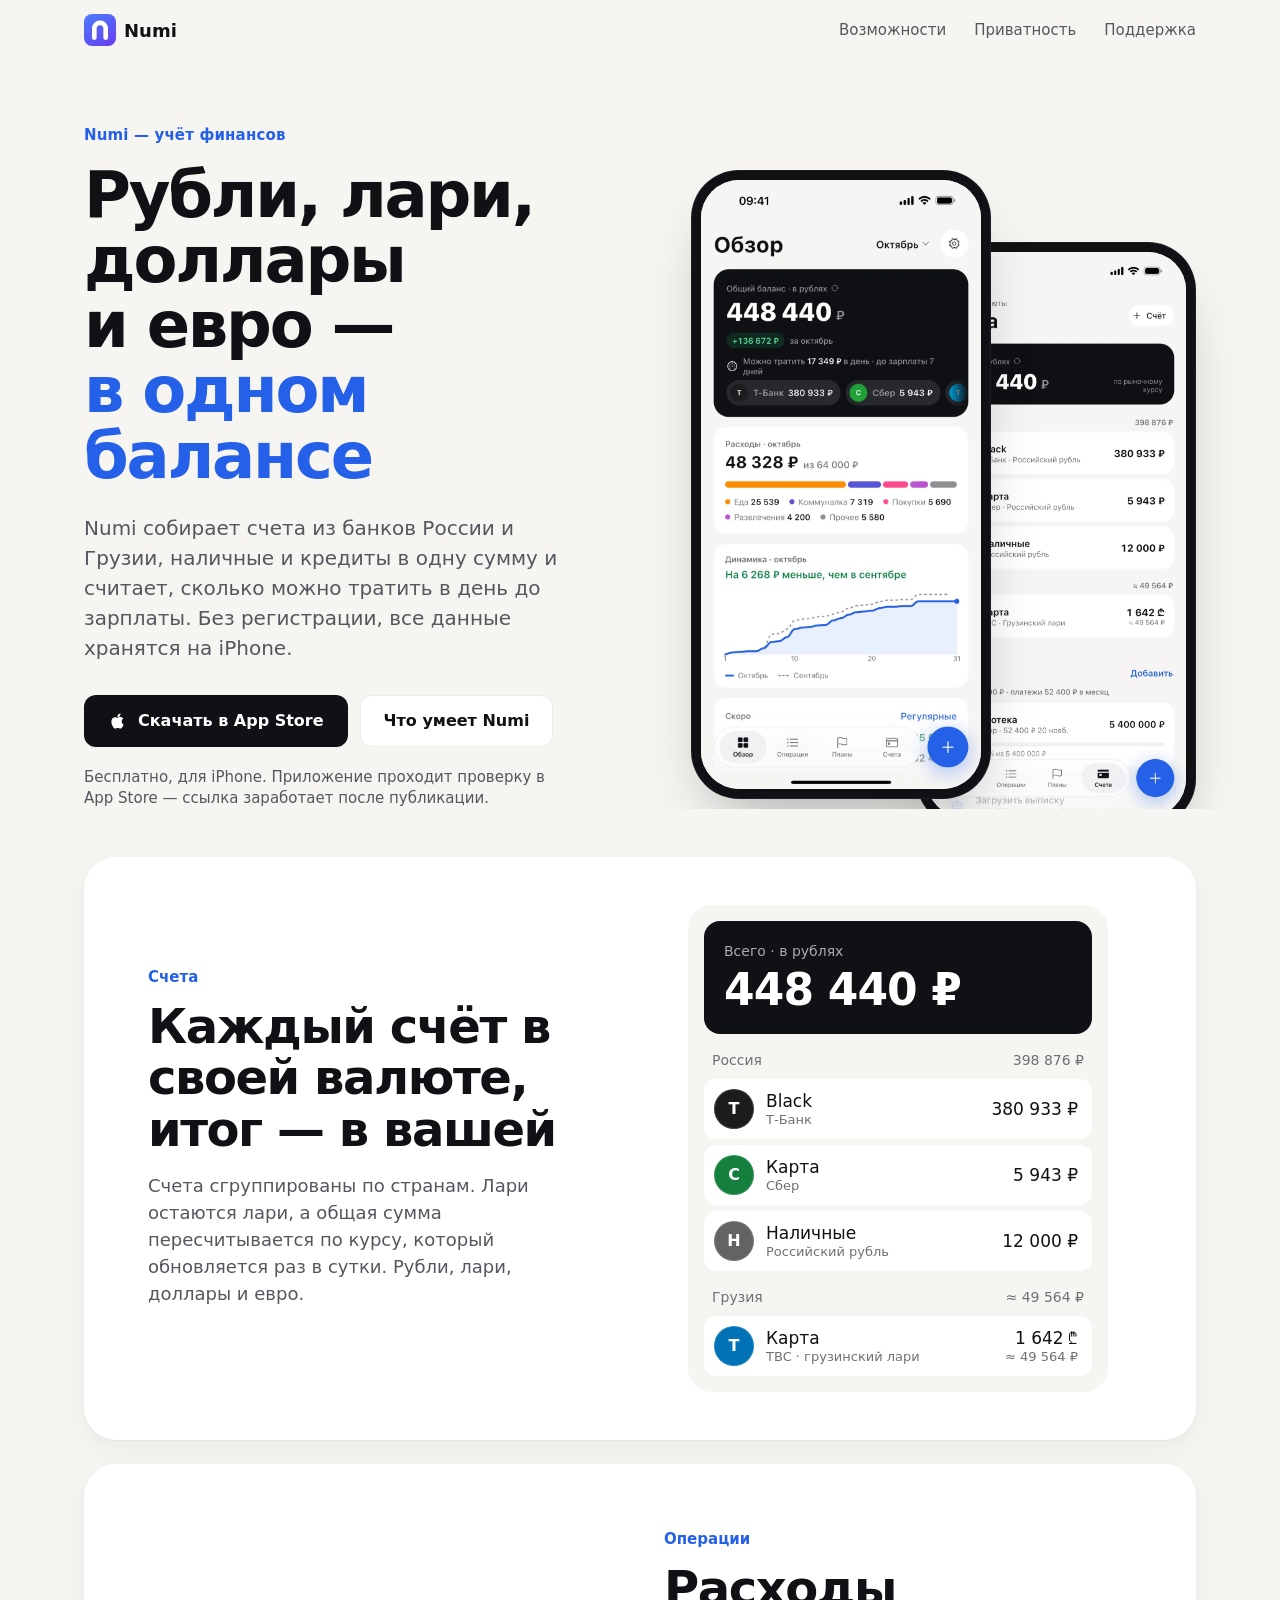
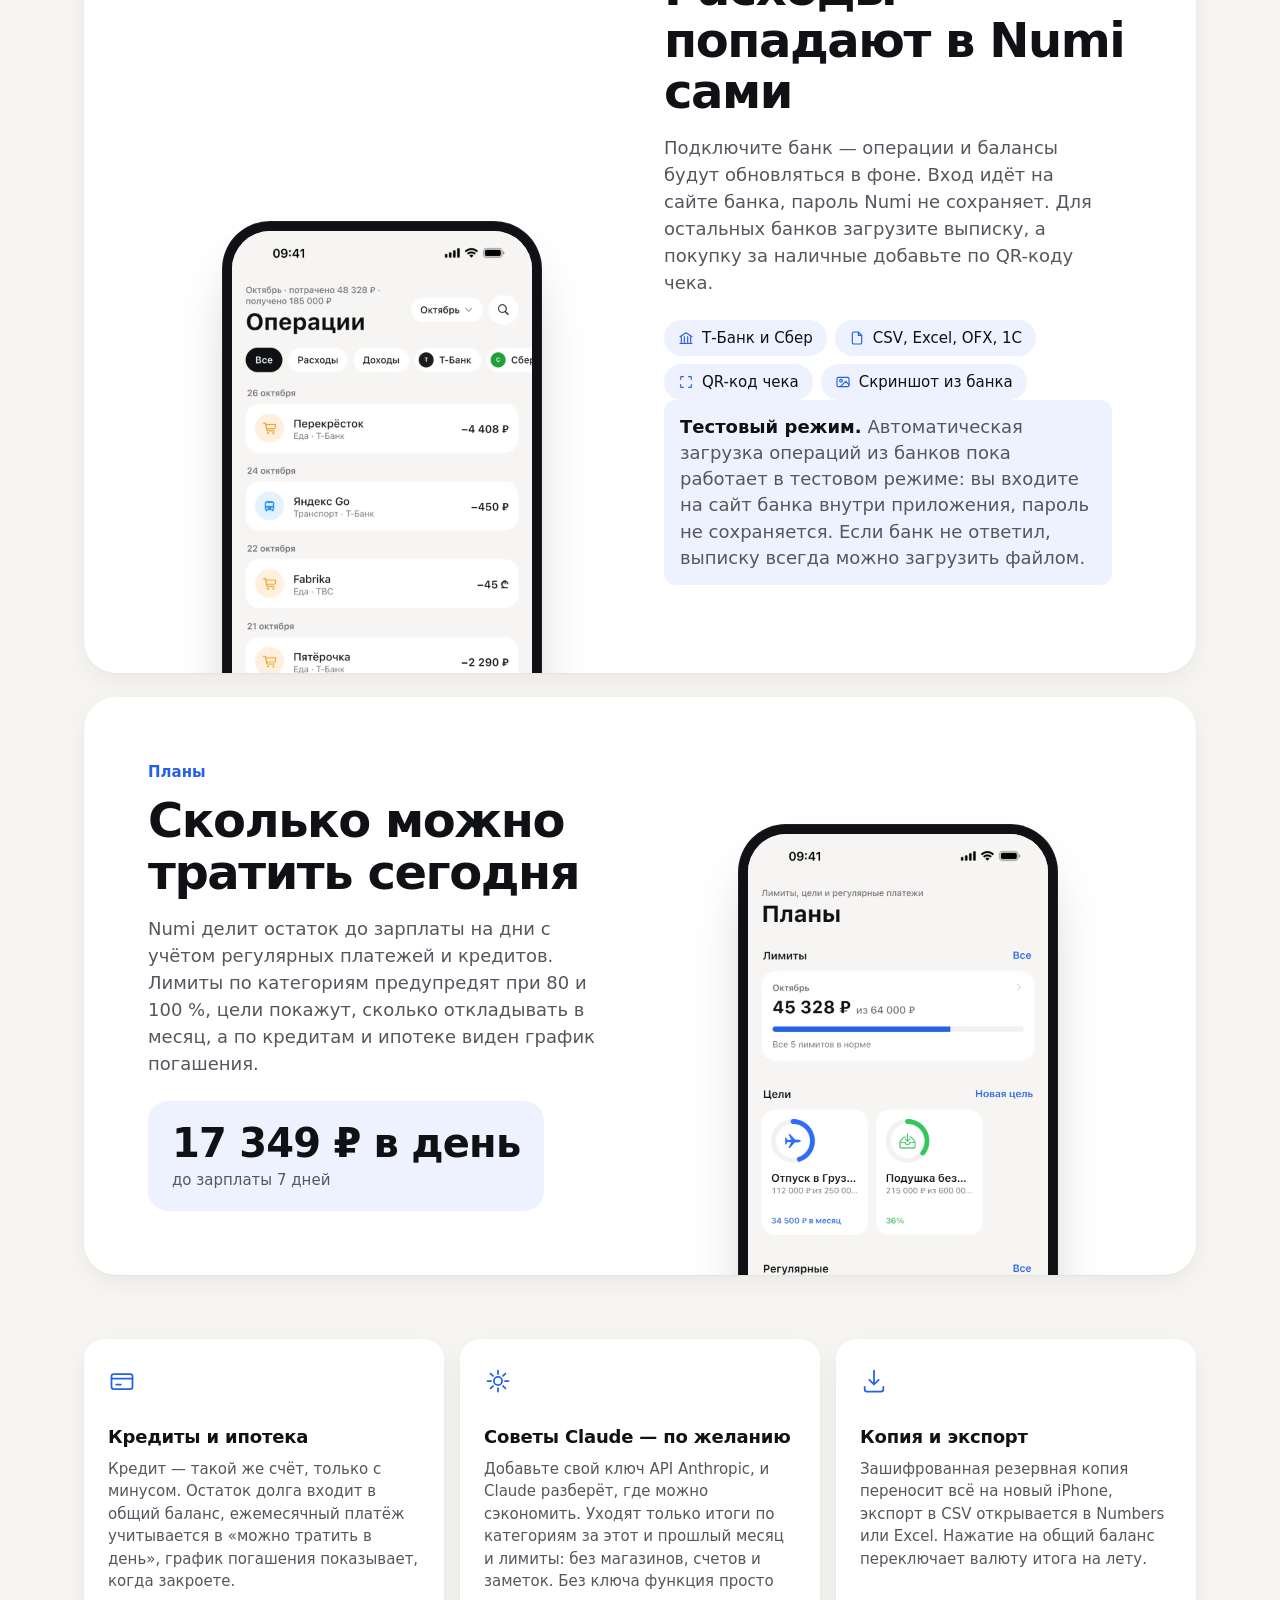
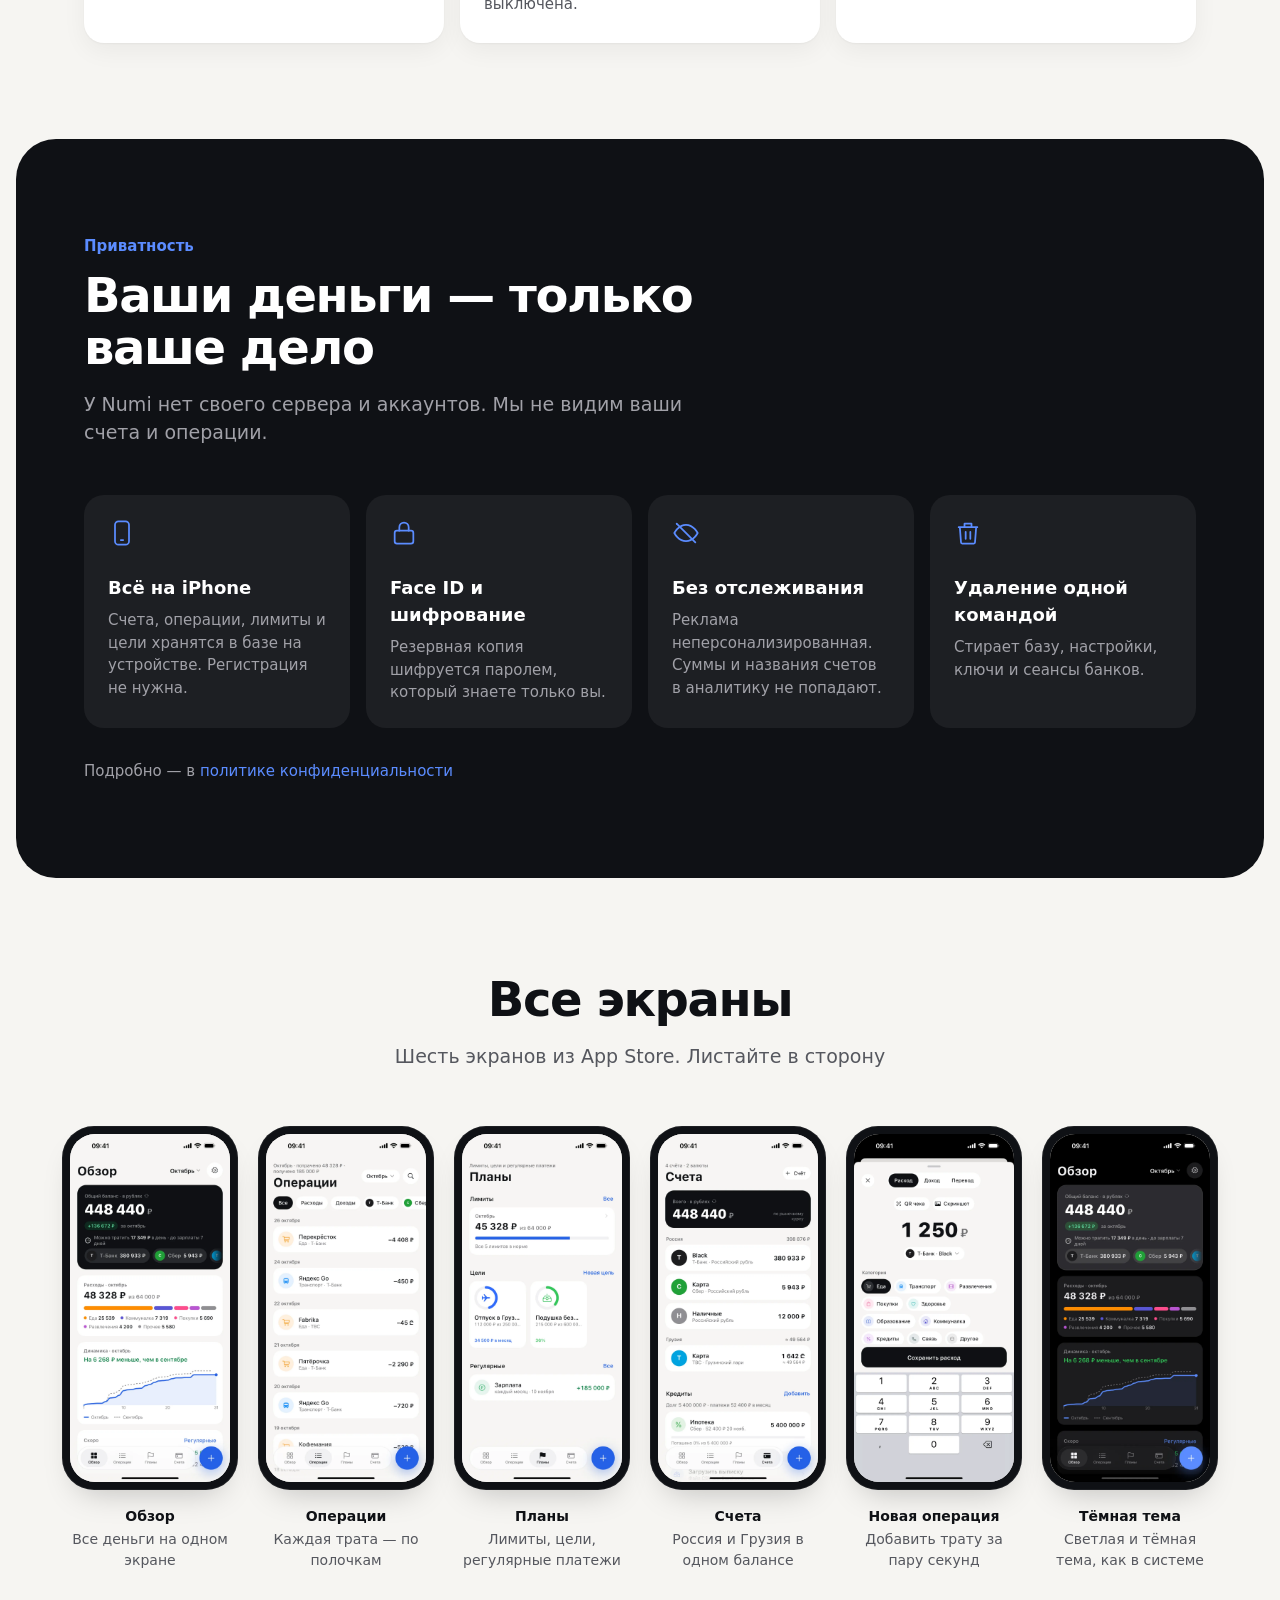
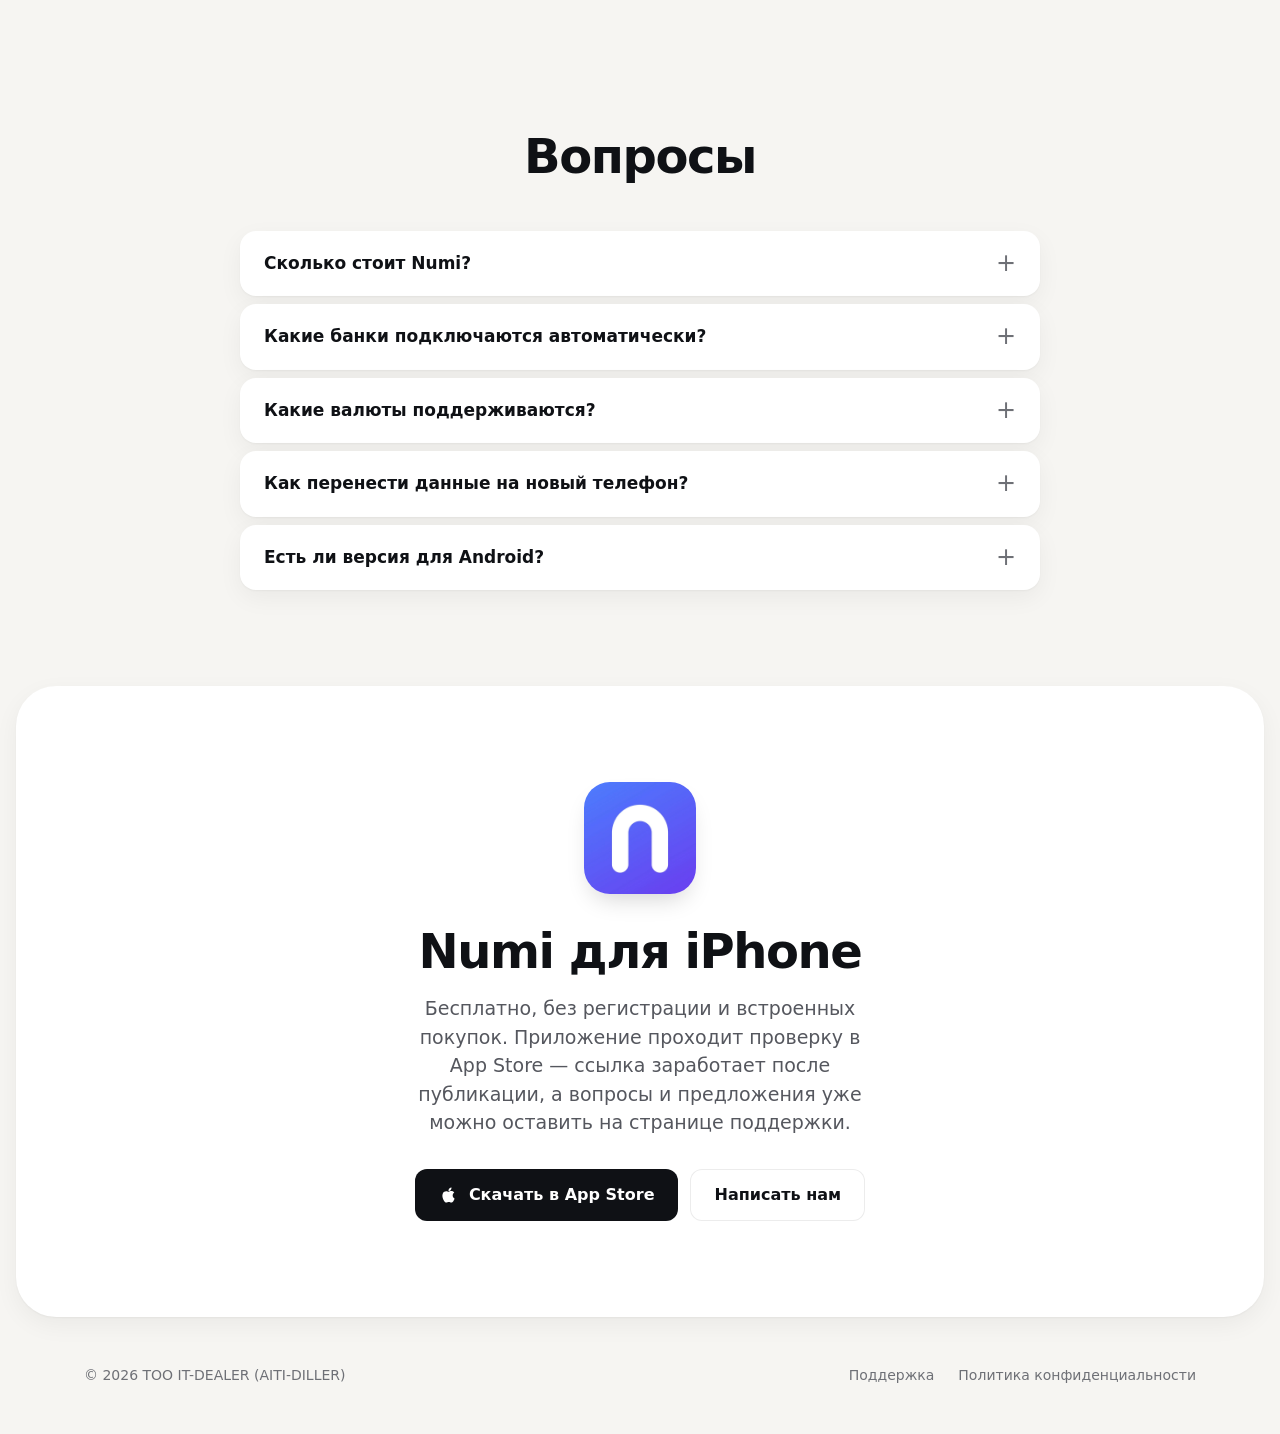
<file: index.html>
<!doctype html>
<html lang="ru">
<head>
<meta charset="utf-8">
<meta name="viewport" content="width=device-width,initial-scale=1,viewport-fit=cover">
<title>Numi — учёт финансов: рубли, лари, доллары и евро в одном балансе</title>
<meta name="description" content="Numi — учёт финансов для iPhone. Рубли, лари, доллары и евро из разных банков в одном балансе. Выписки, QR чеков и скриншоты вместо ручного ввода, лимиты, цели, кредиты. Без регистрации, данные остаются на телефоне.">
<!-- После подключения numi.space заменить krav13.github.io/numi-site/ на numi.space/ здесь, в og:*, robots.txt и sitemap.xml -->
<link rel="canonical" href="https://krav13.github.io/numi-site/">
<meta property="og:type" content="website">
<meta property="og:site_name" content="Numi">
<meta property="og:title" content="Numi — учёт финансов. Рубли, лари, доллары и евро в одном балансе">
<meta property="og:description" content="Все счета в одном балансе: Т-Банк, Сбер, TBC и наличные. Выписки, QR чеков и скриншоты вместо ручного ввода. Данные остаются на телефоне.">
<meta property="og:url" content="https://krav13.github.io/numi-site/">
<meta property="og:image" content="https://krav13.github.io/numi-site/img/og.png">
<meta property="og:locale" content="ru_RU">
<meta name="twitter:card" content="summary_large_image">
<meta name="twitter:title" content="Numi — учёт финансов. Рубли, лари, доллары и евро в одном балансе">
<meta name="twitter:description" content="Все счета в одном балансе: Т-Банк, Сбер, TBC и наличные. Выписки, QR чеков и скриншоты вместо ручного ввода. Данные остаются на телефоне.">
<meta name="twitter:image" content="https://krav13.github.io/numi-site/img/og.png">
<meta name="theme-color" content="#F6F5F2" media="(prefers-color-scheme: light)">
<meta name="theme-color" content="#000000" media="(prefers-color-scheme: dark)">
<!-- После выхода в App Store раскомментировать: Safari покажет плашку «Открыть в App Store» -->
<!-- <meta name="apple-itunes-app" content="app-id=6826416374"> -->
<link rel="icon" type="image/png" href="favicon.png">
<link rel="icon" type="image/png" sizes="1024x1024" href="icon.png">
<link rel="apple-touch-icon" href="apple-touch-icon.png">
<link rel="stylesheet" href="style.css">
</head>
<body>

<header class="top">
  <div class="wrap">
    <a class="brand" href="./"><img src="img/icon.webp" alt="" width="32" height="32">Numi</a>
    <nav>
      <a class="opt" href="#features">Возможности</a>
      <a class="opt" href="#privacy">Приватность</a>
      <a href="support.html">Поддержка</a>
    </nav>
  </div>
</header>

<main>
<section class="hero">
  <div class="wrap">
    <div>
      <p class="kicker">Numi — учёт финансов</p>
      <h1>Рубли, лари, доллары и&nbsp;евро&nbsp;— <span class="blue">в&nbsp;одном балансе</span></h1>
      <p class="lead">Numi собирает счета из банков России и Грузии, наличные и кредиты в одну сумму и считает, сколько можно тратить в день до зарплаты. Без регистрации, все данные хранятся на iPhone.</p>
      <div class="cta">
        <!-- APP_STORE: ссылка-заглушка. Версия 1.0 (сборка 75) на проверке в App Store с 2026-11-04; страница apps.apple.com/app/id6826416374 заработает после публикации. Тогда же убрать строку .review ниже и раскомментировать apple-itunes-app в <head>. -->
        <a class="btn" href="https://apps.apple.com/app/id6826416374"><svg viewBox="0 0 24 24" aria-hidden="true"><path d="M16.37 12.6c-.02-2.3 1.88-3.4 1.96-3.46-1.07-1.56-2.73-1.78-3.32-1.8-1.41-.14-2.76.83-3.47.83-.72 0-1.82-.81-2.99-.79-1.54.02-2.96.9-3.75 2.27-1.6 2.78-.41 6.88 1.15 9.13.76 1.1 1.67 2.34 2.86 2.29 1.15-.05 1.58-.74 2.97-.74 1.38 0 1.77.74 2.98.72 1.23-.02 2.01-1.12 2.77-2.22.87-1.28 1.23-2.51 1.25-2.58-.03-.01-2.4-.92-2.41-3.65zM14.1 5.86c.63-.77 1.06-1.83.94-2.89-.91.04-2.02.61-2.67 1.37-.58.67-1.1 1.76-.96 2.8 1.02.08 2.06-.52 2.69-1.28z"/></svg>Скачать в App Store</a>
        <a class="btn btn-2" href="#features">Что умеет Numi</a>
      </div>
      <p class="review">Бесплатно, для iPhone. Приложение проходит проверку в App Store — ссылка заработает после публикации.</p>
    </div>
    <div class="hero-visual" aria-hidden="true">
      <div class="phone p1"><img src="img/01_overview.webp" alt="" width="1320" height="2868" fetchpriority="high"></div>
      <div class="phone p2"><img src="img/04_accounts.webp" alt="" width="1320" height="2868"></div>
    </div>
  </div>
</section>

<section class="features" id="features">
  <div class="wrap">

    <div class="feature">
      <div class="text">
        <span class="kicker">Счета</span>
        <h2>Каждый счёт в своей валюте, итог — в вашей</h2>
        <p>Счета сгруппированы по странам. Лари остаются лари, а общая сумма пересчитывается по курсу, который обновляется раз в сутки. Рубли, лари, доллары и евро.</p>
      </div>
      <div class="shot center">
        <div class="ledger" role="img" aria-label="Пример: четыре счёта в России и Грузии, всего 448 440 рублей">
          <div class="total"><small>Всего · в рублях</small><b class="num">448 440 ₽</b></div>
          <div class="country"><span>Россия</span><span class="num">398 876 ₽</span></div>
          <div class="row"><i class="mark m-t">Т</i><span>Black<small>Т-Банк</small></span><span class="amount num">380 933 ₽</span></div>
          <div class="row"><i class="mark m-s">С</i><span>Карта<small>Сбер</small></span><span class="amount num">5 943 ₽</span></div>
          <div class="row"><i class="mark m-c">Н</i><span>Наличные<small>Российский рубль</small></span><span class="amount num">12 000 ₽</span></div>
          <div class="country"><span>Грузия</span><span class="num">≈ 49 564 ₽</span></div>
          <div class="row"><i class="mark m-g">T</i><span>Карта<small>TBC · грузинский лари</small></span><span class="amount num">1 642 ₾<small>≈ 49 564 ₽</small></span></div>
        </div>
      </div>
    </div>

    <div class="feature rev">
      <div class="text">
        <span class="kicker">Операции</span>
        <h2>Расходы попадают в&nbsp;Numi сами</h2>
        <p>Подключите банк — операции и балансы будут обновляться в фоне. Вход идёт на сайте банка, пароль Numi не сохраняет. Для остальных банков загрузите выписку, а покупку за наличные добавьте по QR-коду чека.</p>
        <ul class="pills">
          <li><svg viewBox="0 0 24 24"><path d="M3 10 12 4l9 6"/><path d="M5 10v8M9.5 10v8M14.5 10v8M19 10v8M3 20h18"/></svg>Т-Банк и Сбер</li>
          <li><svg viewBox="0 0 24 24"><path d="M14 3H7a2 2 0 0 0-2 2v14a2 2 0 0 0 2 2h10a2 2 0 0 0 2-2V8z"/><path d="M14 3v5h5"/></svg>CSV, Excel, OFX, 1С</li>
          <li><svg viewBox="0 0 24 24"><path d="M4 8V5a1 1 0 0 1 1-1h3M16 4h3a1 1 0 0 1 1 1v3M20 16v3a1 1 0 0 1-1 1h-3M8 20H5a1 1 0 0 1-1-1v-3"/></svg>QR-код чека</li>
          <li><svg viewBox="0 0 24 24"><rect x="3" y="5" width="18" height="14" rx="2"/><circle cx="9" cy="10" r="2"/><path d="m21 16-5-5-8 8"/></svg>Скриншот из банка</li>
        </ul>
        <p class="notice"><b>Тестовый режим.</b> Автоматическая загрузка операций из банков пока работает в тестовом режиме: вы входите на сайт банка внутри приложения, пароль не сохраняется. Если банк не ответил, выписку всегда можно загрузить файлом.</p>
      </div>
      <div class="shot">
        <div class="phone"><img src="img/02_operations.webp" alt="Экран «Операции»: покупки по дням с банком и категорией" width="1320" height="2868" loading="lazy"></div>
      </div>
    </div>

    <div class="feature">
      <div class="text">
        <span class="kicker">Планы</span>
        <h2>Сколько можно тратить сегодня</h2>
        <p>Numi делит остаток до зарплаты на дни с учётом регулярных платежей и кредитов. Лимиты по категориям предупредят при 80 и 100 %, цели покажут, сколько откладывать в месяц, а по кредитам и ипотеке виден график погашения.</p>
        <div class="daily"><b class="num">17 349 ₽ в день</b><span>до зарплаты 7 дней</span></div>
      </div>
      <div class="shot">
        <div class="phone"><img src="img/03_plans.webp" alt="Экран «Планы»: лимиты, цели и регулярные платежи" width="1320" height="2868" loading="lazy"></div>
      </div>
    </div>

    <div class="more">
      <div>
        <svg viewBox="0 0 24 24" aria-hidden="true"><rect x="3" y="6" width="18" height="13" rx="2"/><path d="M3 10h18M7 15h4"/></svg>
        <h3>Кредиты и ипотека</h3>
        <p>Кредит — такой же счёт, только с минусом. Остаток долга входит в общий баланс, ежемесячный платёж учитывается в «можно тратить в день», график погашения показывает, когда закроете.</p>
      </div>
      <div>
        <svg viewBox="0 0 24 24" aria-hidden="true"><path d="M12 3v3M12 18v3M3 12h3M18 12h3M5.6 5.6l2.1 2.1M16.3 16.3l2.1 2.1M5.6 18.4l2.1-2.1M16.3 7.7l2.1-2.1"/><circle cx="12" cy="12" r="3.5"/></svg>
        <h3>Советы Claude — по желанию</h3>
        <p>Добавьте свой ключ API Anthropic, и Claude разберёт, где можно сэкономить. Уходят только итоги по категориям за этот и прошлый месяц и лимиты: без магазинов, счетов и заметок. Без ключа функция просто выключена.</p>
      </div>
      <div>
        <svg viewBox="0 0 24 24" aria-hidden="true"><path d="M12 3v12M8 11l4 4 4-4"/><path d="M4 17v2a2 2 0 0 0 2 2h12a2 2 0 0 0 2-2v-2"/></svg>
        <h3>Копия и экспорт</h3>
        <p>Зашифрованная резервная копия переносит всё на новый iPhone, экспорт в CSV открывается в Numbers или Excel. Нажатие на общий баланс переключает валюту итога на лету.</p>
      </div>
    </div>
  </div>
</section>

<section class="dark" id="privacy">
  <div class="wrap">
    <div class="head">
      <span class="kicker">Приватность</span>
      <h2>Ваши деньги — только ваше дело</h2>
      <p>У Numi нет своего сервера и аккаунтов. Мы не видим ваши счета и операции.</p>
    </div>
    <div class="grid4">
      <div>
        <svg viewBox="0 0 24 24" aria-hidden="true"><rect x="6" y="2" width="12" height="20" rx="3"/><path d="M11 18h2"/></svg>
        <h3>Всё на iPhone</h3><p>Счета, операции, лимиты и цели хранятся в базе на устройстве. Регистрация не нужна.</p>
      </div>
      <div>
        <svg viewBox="0 0 24 24" aria-hidden="true"><rect x="4" y="10" width="16" height="11" rx="2"/><path d="M8 10V7a4 4 0 0 1 8 0v3"/></svg>
        <h3>Face ID и шифрование</h3><p>Резервная копия шифруется паролем, который знаете только вы.</p>
      </div>
      <div>
        <svg viewBox="0 0 24 24" aria-hidden="true"><path d="M2 12s3.5-7 10-7 10 7 10 7-3.5 7-10 7S2 12 2 12z"/><path d="M4 4l16 16"/></svg>
        <h3>Без отслеживания</h3><p>Реклама неперсонализированная. Суммы и названия счетов в аналитику не попадают.</p>
      </div>
      <div>
        <svg viewBox="0 0 24 24" aria-hidden="true"><path d="M4 7h16M10 11v6M14 11v6M5 7l1 13a1 1 0 0 0 1 1h10a1 1 0 0 0 1-1l1-13M9 7V4h6v3"/></svg>
        <h3>Удаление одной командой</h3><p>Стирает базу, настройки, ключи и сеансы банков.</p>
      </div>
    </div>
    <p class="note">Подробно — в <a href="privacy.html">политике конфиденциальности</a></p>
  </div>
</section>

<section class="gallery-sec">
  <div class="center-head">
    <h2>Все экраны</h2>
    <p>Шесть экранов из App Store. Листайте в сторону</p>
  </div>
  <div class="gallery">
    <figure><div class="phone"><img src="img/01_overview.webp" alt="Экран «Обзор»: общий баланс, расходы за месяц, динамика" width="1320" height="2868" loading="lazy"></div><figcaption><b>Обзор</b>Все деньги на одном экране</figcaption></figure>
    <figure><div class="phone"><img src="img/02_operations.webp" alt="Экран «Операции» с фильтрами по банкам" width="1320" height="2868" loading="lazy"></div><figcaption><b>Операции</b>Каждая трата — по полочкам</figcaption></figure>
    <figure><div class="phone"><img src="img/03_plans.webp" alt="Экран «Планы»: лимиты, цели, регулярные платежи" width="1320" height="2868" loading="lazy"></div><figcaption><b>Планы</b>Лимиты, цели, регулярные платежи</figcaption></figure>
    <figure><div class="phone"><img src="img/04_accounts.webp" alt="Экран «Счета»: счета в России и Грузии, кредиты" width="1320" height="2868" loading="lazy"></div><figcaption><b>Счета</b>Россия и Грузия в одном балансе</figcaption></figure>
    <figure><div class="phone"><img src="img/05_add.webp" alt="Добавление расхода с выбором категории" width="1320" height="2868" loading="lazy"></div><figcaption><b>Новая операция</b>Добавить трату за пару секунд</figcaption></figure>
    <figure><div class="phone"><img src="img/06_overview_dark.webp" alt="Экран «Обзор» в тёмной теме" width="1320" height="2868" loading="lazy"></div><figcaption><b>Тёмная тема</b>Светлая и тёмная тема, как в системе</figcaption></figure>
  </div>
</section>

<section class="faq-sec">
  <div class="wrap">
    <div class="center-head"><h2>Вопросы</h2></div>
    <div class="faq">
      <details><summary>Сколько стоит Numi?</summary><p>Бесплатно. В приложении один небольшой баннер над панелью вкладок.</p></details>
      <details><summary>Какие банки подключаются автоматически?</summary><p>Сейчас Т-Банк и Сбер, в тестовом режиме. Для остальных банков загрузите выписку файлом: CSV, Excel, OFX или 1С.</p></details>
      <details><summary>Какие валюты поддерживаются?</summary><p>Рубли, грузинские лари, доллары и евро. Общий баланс считается по курсу, который обновляется раз в сутки.</p></details>
      <details><summary>Как перенести данные на новый телефон?</summary><p>Сделайте зашифрованную резервную копию в «Настройки → Резервная копия» и восстановите её на новом iPhone. Без копии перенести данные нельзя: у нас их нет.</p></details>
      <details><summary>Есть ли версия для Android?</summary><p>Пока только iPhone.</p></details>
    </div>
  </div>
</section>

<section class="final">
  <img src="img/icon.webp" alt="" width="112" height="112" loading="lazy">
  <h2>Numi для iPhone</h2>
  <p>Бесплатно, без регистрации и встроенных покупок. Приложение проходит проверку в App Store — ссылка заработает после публикации, а вопросы и предложения уже можно оставить на странице поддержки.</p>
  <div class="cta">
    <!-- APP_STORE: та же ссылка-заглушка, что и в первом экране -->
    <a class="btn" href="https://apps.apple.com/app/id6826416374"><svg viewBox="0 0 24 24" aria-hidden="true"><path d="M16.37 12.6c-.02-2.3 1.88-3.4 1.96-3.46-1.07-1.56-2.73-1.78-3.32-1.8-1.41-.14-2.76.83-3.47.83-.72 0-1.82-.81-2.99-.79-1.54.02-2.96.9-3.75 2.27-1.6 2.78-.41 6.88 1.15 9.13.76 1.1 1.67 2.34 2.86 2.29 1.15-.05 1.58-.74 2.97-.74 1.38 0 1.77.74 2.98.72 1.23-.02 2.01-1.12 2.77-2.22.87-1.28 1.23-2.51 1.25-2.58-.03-.01-2.4-.92-2.41-3.65zM14.1 5.86c.63-.77 1.06-1.83.94-2.89-.91.04-2.02.61-2.67 1.37-.58.67-1.1 1.76-.96 2.8 1.02.08 2.06-.52 2.69-1.28z"/></svg>Скачать в App Store</a>
    <a class="btn btn-2" href="support.html">Написать нам</a>
  </div>
</section>
</main>

<footer class="foot">
  <div class="wrap">
    <span>© 2026 ТОО IT-DEALER (AITI-DILLER)</span>
    <nav><a href="support.html">Поддержка</a><a href="privacy.html">Политика конфиденциальности</a></nav>
  </div>
</footer>
</body>
</html>
</file>
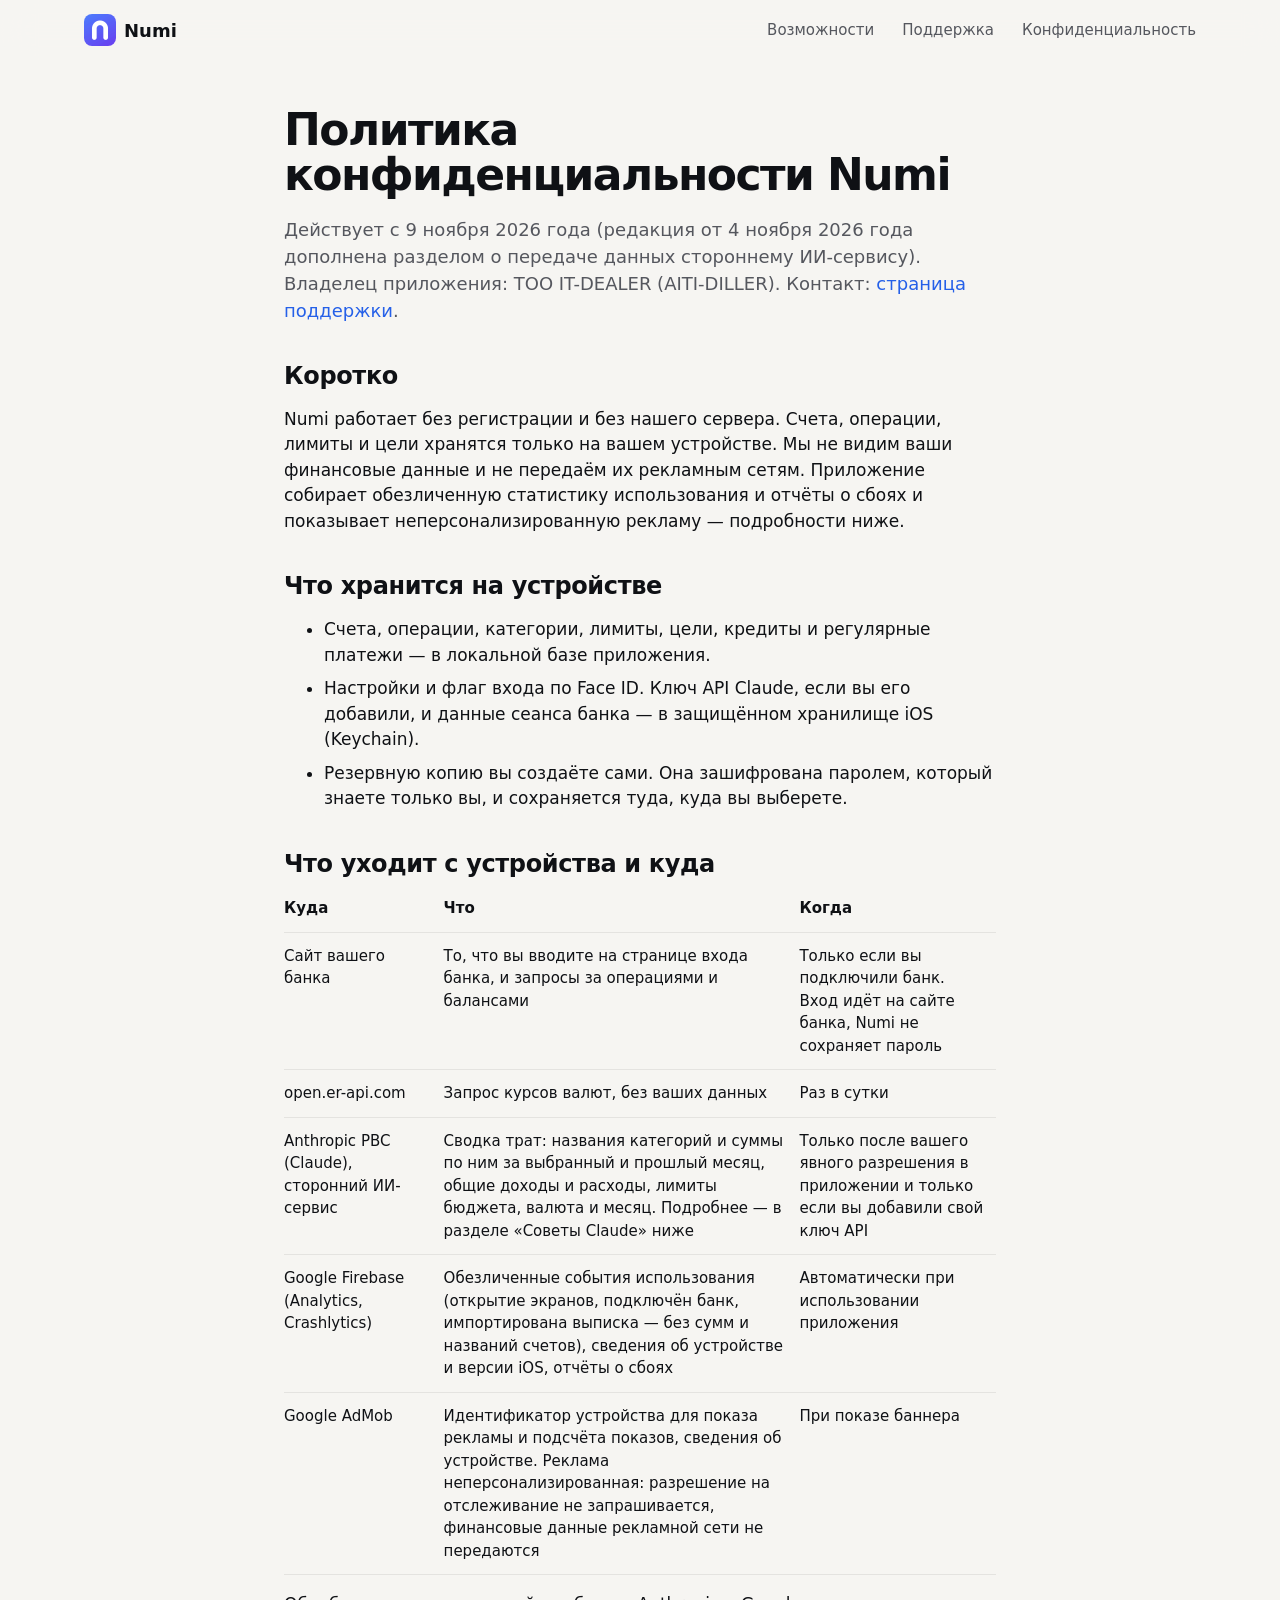
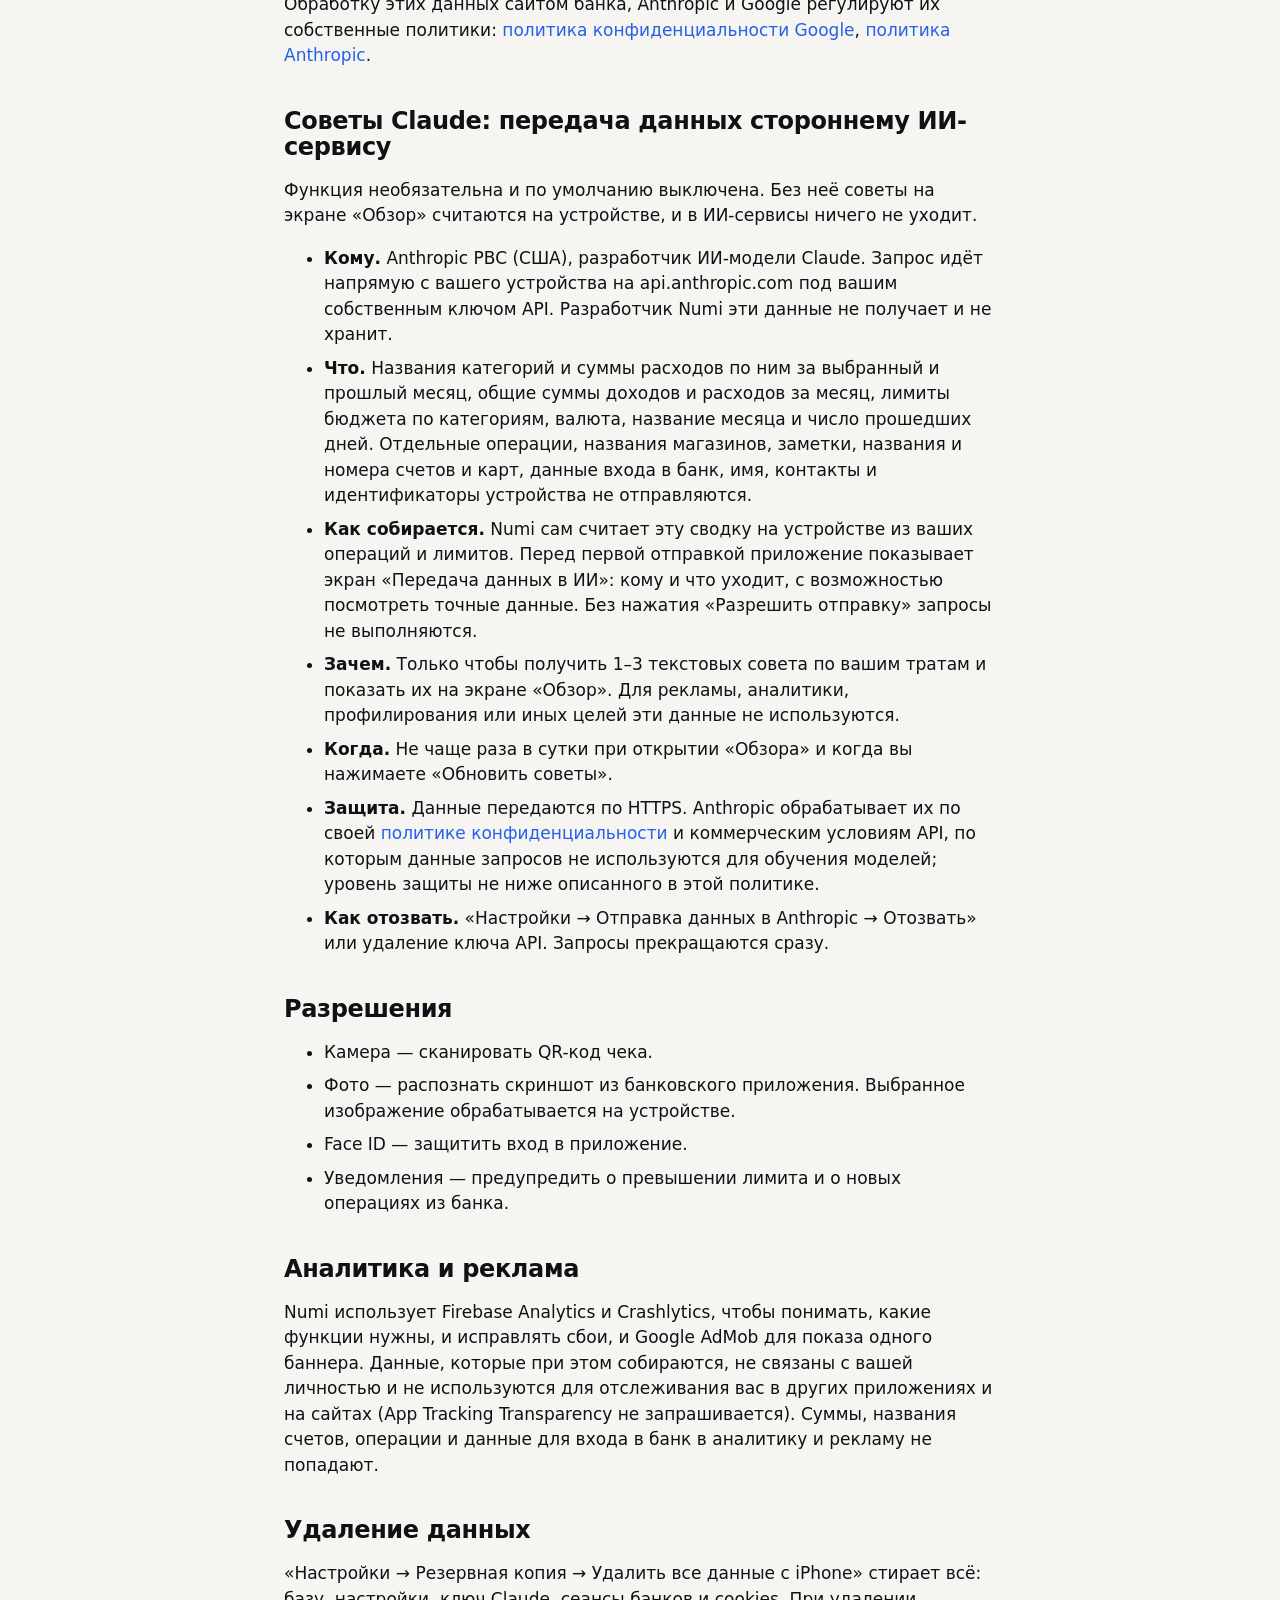
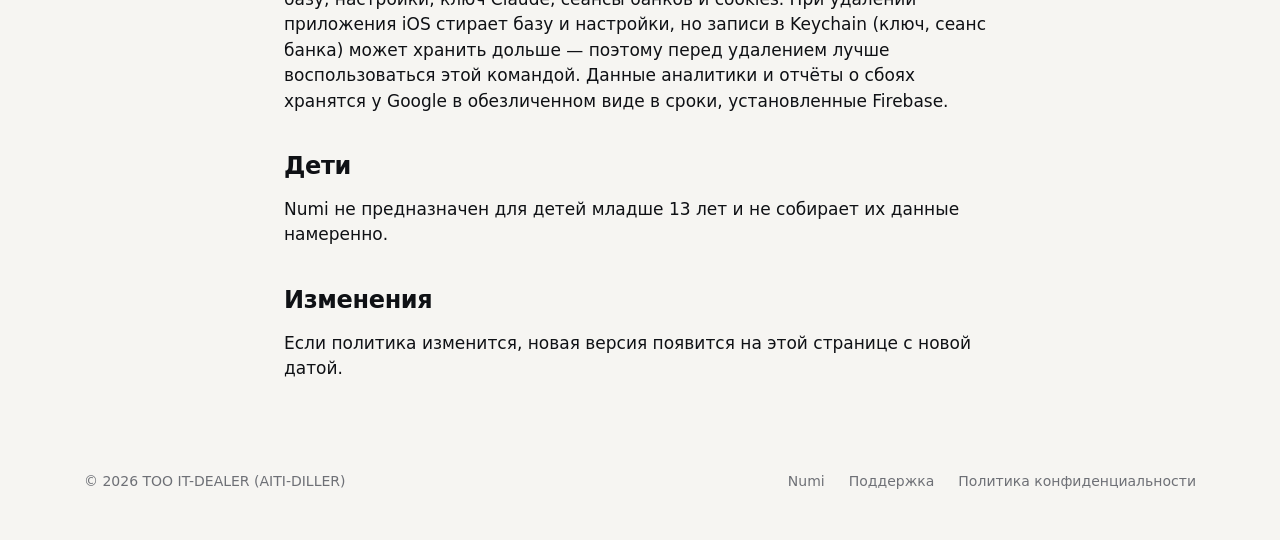
<file: privacy.html>
<!doctype html><html lang="ru"><head><meta charset="utf-8"><meta name="viewport" content="width=device-width,initial-scale=1"><title>Numi — политика конфиденциальности</title><meta name="description" content="Политика конфиденциальности Numi: данные хранятся на iPhone, без регистрации и сервера; что уходит с устройства и куда."><link rel="canonical" href="https://krav13.github.io/numi-site/privacy.html"><link rel="icon" type="image/png" href="favicon.png"><link rel="apple-touch-icon" href="apple-touch-icon.png"><link rel="stylesheet" href="style.css"></head><body>
<header class="top"><div class="wrap"><a class="brand" href="./"><img src="img/icon.webp" alt="" width="30" height="30">Numi</a><nav><a class="opt" href="./#features">Возможности</a><a href="support.html">Поддержка</a><a class="opt" href="privacy.html">Конфиденциальность</a></nav></div></header>
<main class="doc">
<h1>Политика конфиденциальности Numi</h1>
<p class="muted">Действует с 9 ноября 2026 года (редакция от 4 ноября 2026 года дополнена разделом о передаче данных стороннему ИИ-сервису). Владелец приложения: ТОО IT-DEALER (AITI-DILLER). Контакт: <a href="support.html">страница поддержки</a>.</p>
<h2>Коротко</h2>
<p>Numi работает без регистрации и без нашего сервера. Счета, операции, лимиты и цели хранятся только на вашем устройстве. Мы не видим ваши финансовые данные и не передаём их рекламным сетям. Приложение собирает обезличенную статистику использования и отчёты о сбоях и показывает неперсонализированную рекламу — подробности ниже.</p>
<h2>Что хранится на устройстве</h2>
<ul><li>Счета, операции, категории, лимиты, цели, кредиты и регулярные платежи — в локальной базе приложения.</li>
<li>Настройки и флаг входа по Face ID. Ключ API Claude, если вы его добавили, и данные сеанса банка — в защищённом хранилище iOS (Keychain).</li>
<li>Резервную копию вы создаёте сами. Она зашифрована паролем, который знаете только вы, и сохраняется туда, куда вы выберете.</li></ul>
<h2>Что уходит с устройства и куда</h2>
<table><tr><th>Куда</th><th>Что</th><th>Когда</th></tr>
<tr><td>Сайт вашего банка</td><td>То, что вы вводите на странице входа банка, и запросы за операциями и балансами</td><td>Только если вы подключили банк. Вход идёт на сайте банка, Numi не сохраняет пароль</td></tr>
<tr><td>open.er-api.com</td><td>Запрос курсов валют, без ваших данных</td><td>Раз в сутки</td></tr>
<tr><td>Anthropic PBC (Claude), сторонний ИИ-сервис</td><td>Сводка трат: названия категорий и суммы по ним за выбранный и прошлый месяц, общие доходы и расходы, лимиты бюджета, валюта и месяц. Подробнее — в разделе «Советы Claude» ниже</td><td>Только после вашего явного разрешения в приложении и только если вы добавили свой ключ API</td></tr>
<tr><td>Google Firebase (Analytics, Crashlytics)</td><td>Обезличенные события использования (открытие экранов, подключён банк, импортирована выписка — без сумм и названий счетов), сведения об устройстве и версии iOS, отчёты о сбоях</td><td>Автоматически при использовании приложения</td></tr>
<tr><td>Google AdMob</td><td>Идентификатор устройства для показа рекламы и подсчёта показов, сведения об устройстве. Реклама неперсонализированная: разрешение на отслеживание не запрашивается, финансовые данные рекламной сети не передаются</td><td>При показе баннера</td></tr></table>
<p>Обработку этих данных сайтом банка, Anthropic и Google регулируют их собственные политики: <a href="https://policies.google.com/privacy">политика конфиденциальности Google</a>, <a href="https://www.anthropic.com/legal/privacy">политика Anthropic</a>.</p>
<h2>Советы Claude: передача данных стороннему ИИ-сервису</h2>
<p>Функция необязательна и по умолчанию выключена. Без неё советы на экране «Обзор» считаются на устройстве, и в ИИ-сервисы ничего не уходит.</p>
<ul>
<li><b>Кому.</b> Anthropic PBC (США), разработчик ИИ-модели Claude. Запрос идёт напрямую с вашего устройства на api.anthropic.com под вашим собственным ключом API. Разработчик Numi эти данные не получает и не хранит.</li>
<li><b>Что.</b> Названия категорий и суммы расходов по ним за выбранный и прошлый месяц, общие суммы доходов и расходов за месяц, лимиты бюджета по категориям, валюта, название месяца и число прошедших дней. Отдельные операции, названия магазинов, заметки, названия и номера счетов и карт, данные входа в банк, имя, контакты и идентификаторы устройства не отправляются.</li>
<li><b>Как собирается.</b> Numi сам считает эту сводку на устройстве из ваших операций и лимитов. Перед первой отправкой приложение показывает экран «Передача данных в ИИ»: кому и что уходит, с возможностью посмотреть точные данные. Без нажатия «Разрешить отправку» запросы не выполняются.</li>
<li><b>Зачем.</b> Только чтобы получить 1–3 текстовых совета по вашим тратам и показать их на экране «Обзор». Для рекламы, аналитики, профилирования или иных целей эти данные не используются.</li>
<li><b>Когда.</b> Не чаще раза в сутки при открытии «Обзора» и когда вы нажимаете «Обновить советы».</li>
<li><b>Защита.</b> Данные передаются по HTTPS. Anthropic обрабатывает их по своей <a href="https://www.anthropic.com/legal/privacy">политике конфиденциальности</a> и коммерческим условиям API, по которым данные запросов не используются для обучения моделей; уровень защиты не ниже описанного в этой политике.</li>
<li><b>Как отозвать.</b> «Настройки → Отправка данных в Anthropic → Отозвать» или удаление ключа API. Запросы прекращаются сразу.</li>
</ul>
<h2>Разрешения</h2>
<ul><li>Камера — сканировать QR-код чека.</li><li>Фото — распознать скриншот из банковского приложения. Выбранное изображение обрабатывается на устройстве.</li><li>Face ID — защитить вход в приложение.</li><li>Уведомления — предупредить о превышении лимита и о новых операциях из банка.</li></ul>
<h2>Аналитика и реклама</h2>
<p>Numi использует Firebase Analytics и Crashlytics, чтобы понимать, какие функции нужны, и исправлять сбои, и Google AdMob для показа одного баннера. Данные, которые при этом собираются, не связаны с вашей личностью и не используются для отслеживания вас в других приложениях и на сайтах (App Tracking Transparency не запрашивается). Суммы, названия счетов, операции и данные для входа в банк в аналитику и рекламу не попадают.</p>
<h2>Удаление данных</h2>
<p>«Настройки → Резервная копия → Удалить все данные с iPhone» стирает всё: базу, настройки, ключ Claude, сеансы банков и cookies. При удалении приложения iOS стирает базу и настройки, но записи в Keychain (ключ, сеанс банка) может хранить дольше — поэтому перед удалением лучше воспользоваться этой командой. Данные аналитики и отчёты о сбоях хранятся у Google в обезличенном виде в сроки, установленные Firebase.</p>
<h2>Дети</h2><p>Numi не предназначен для детей младше 13 лет и не собирает их данные намеренно.</p>
<h2>Изменения</h2><p>Если политика изменится, новая версия появится на этой странице с новой датой.</p>
</main>
<footer class="foot"><div class="wrap"><span>© 2026 ТОО IT-DEALER (AITI-DILLER)</span><nav><a href="./">Numi</a><a href="support.html">Поддержка</a><a href="privacy.html">Политика конфиденциальности</a></nav></div></footer></body></html>
</file>
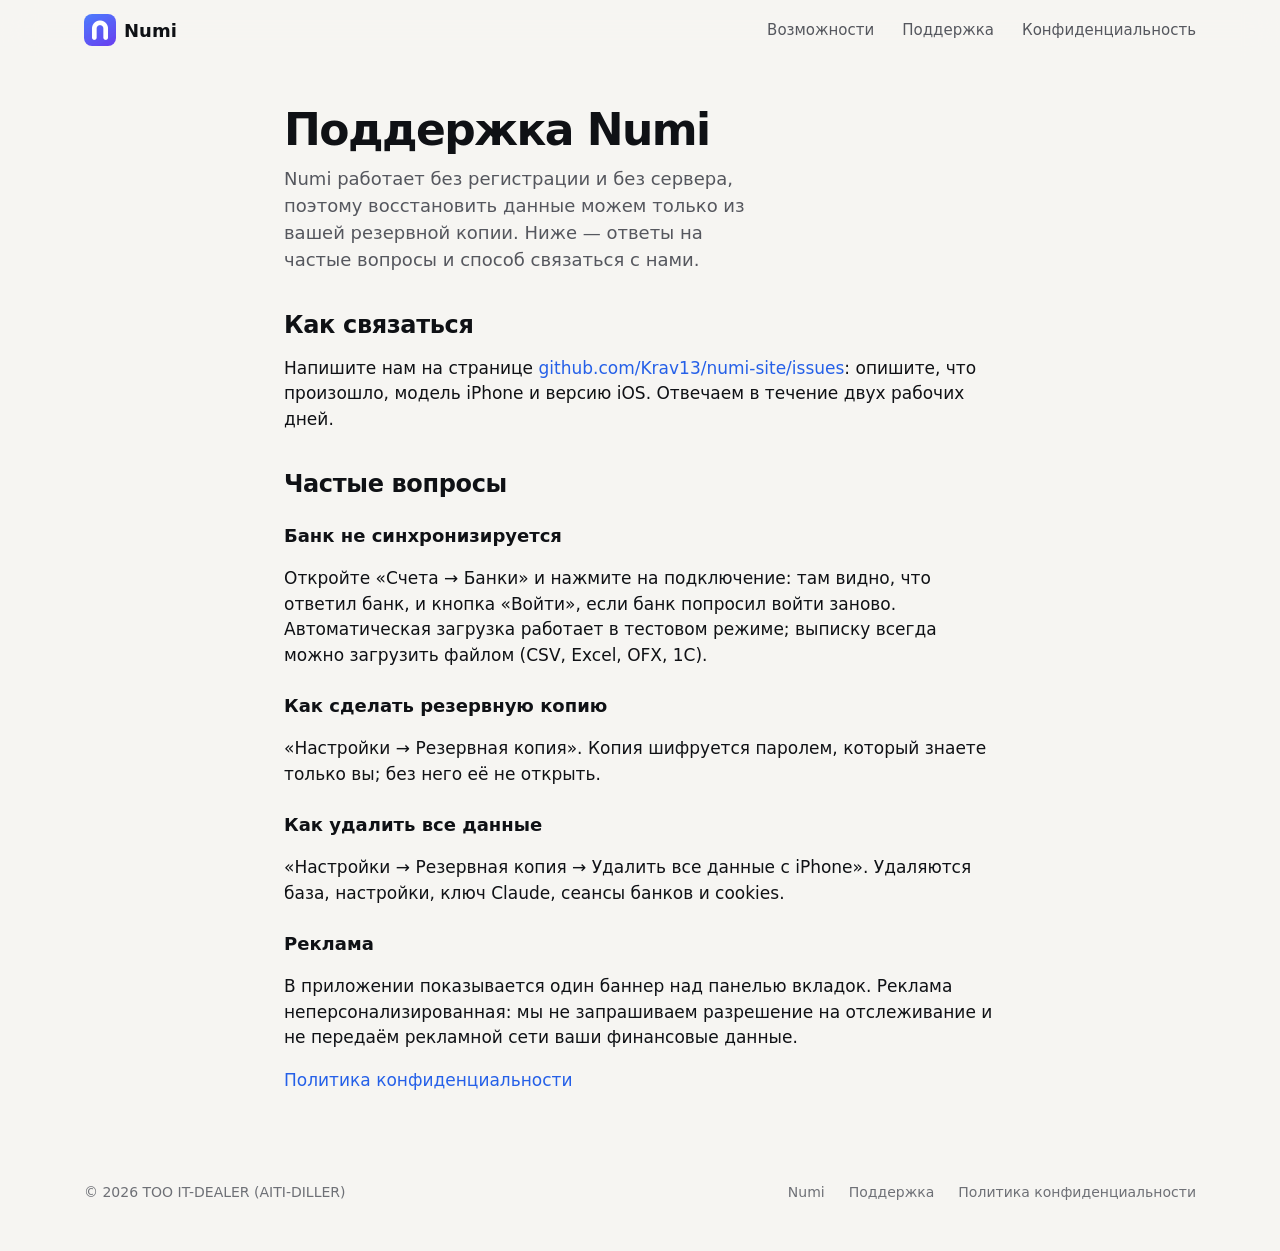
<file: support.html>
<!doctype html><html lang="ru"><head><meta charset="utf-8"><meta name="viewport" content="width=device-width,initial-scale=1"><title>Numi — поддержка</title><meta name="description" content="Поддержка приложения Numi: как связаться, что делать, если банк не синхронизируется, как сделать резервную копию и удалить данные."><link rel="canonical" href="https://krav13.github.io/numi-site/support.html"><link rel="icon" type="image/png" href="favicon.png"><link rel="apple-touch-icon" href="apple-touch-icon.png"><link rel="stylesheet" href="style.css"></head><body>
<header class="top"><div class="wrap"><a class="brand" href="./"><img src="img/icon.webp" alt="" width="30" height="30">Numi</a><nav><a class="opt" href="./#features">Возможности</a><a href="support.html">Поддержка</a><a class="opt" href="privacy.html">Конфиденциальность</a></nav></div></header>
<main class="doc">
<h1>Поддержка Numi</h1>
<p class="lead">Numi работает без регистрации и без сервера, поэтому восстановить данные можем только из вашей резервной копии. Ниже — ответы на частые вопросы и способ связаться с нами.</p>
<h2>Как связаться</h2>
<p>Напишите нам на странице <a href="https://github.com/Krav13/numi-site/issues/new">github.com/Krav13/numi-site/issues</a>: опишите, что произошло, модель iPhone и версию iOS. Отвечаем в течение двух рабочих дней.</p>
<h2>Частые вопросы</h2>
<h3>Банк не синхронизируется</h3>
<p>Откройте «Счета → Банки» и нажмите на подключение: там видно, что ответил банк, и кнопка «Войти», если банк попросил войти заново. Автоматическая загрузка работает в тестовом режиме; выписку всегда можно загрузить файлом (CSV, Excel, OFX, 1С).</p>
<h3>Как сделать резервную копию</h3>
<p>«Настройки → Резервная копия». Копия шифруется паролем, который знаете только вы; без него её не открыть.</p>
<h3>Как удалить все данные</h3>
<p>«Настройки → Резервная копия → Удалить все данные с iPhone». Удаляются база, настройки, ключ Claude, сеансы банков и cookies.</p>
<h3>Реклама</h3>
<p>В приложении показывается один баннер над панелью вкладок. Реклама неперсонализированная: мы не запрашиваем разрешение на отслеживание и не передаём рекламной сети ваши финансовые данные.</p>
<p><a href="privacy.html">Политика конфиденциальности</a></p>
</main>
<footer class="foot"><div class="wrap"><span>© 2026 ТОО IT-DEALER (AITI-DILLER)</span><nav><a href="./">Numi</a><a href="support.html">Поддержка</a><a href="privacy.html">Политика конфиденциальности</a></nav></div></footer></body></html>
</file>
<file: style.css>
/* Numi — сайт. Цвета из токенов приложения (lib/app/theme/numi_colors.dart). Сетка 4px. */
:root{
  color-scheme:light dark;
  --bg:#F6F5F2;--surface:#FFFFFF;--raised:#EEECE7;
  --text:#0F1115;--text-2:#55575E;--muted:#6E7076;
  --line:rgba(15,17,21,.08);
  --ink:#0F1115;--on-ink:#FFFFFF;
  --accent:#2560E8;--accent-soft:rgba(37,96,232,.08);--income:#0E8345;
  --shadow:0 1px 2px rgba(0,0,0,.04),0 8px 24px rgba(0,0,0,.05);
  --ease:cubic-bezier(.22,1,.36,1);
}
@media (prefers-color-scheme:dark){:root{
  --bg:#000000;--surface:#141416;--raised:#2C2C30;
  --text:#F5F5F7;--text-2:#A1A1A8;--muted:#8E8E95;
  --line:rgba(245,245,247,.08);
  --ink:#F5F5F7;--on-ink:#0F1115;
  --accent:#5B8CFF;--accent-soft:rgba(91,140,255,.12);--income:#30D158;
  --shadow:none;
}}
*{box-sizing:border-box}
html{scroll-behavior:smooth;-webkit-text-size-adjust:100%}
body{margin:0;background:var(--bg);color:var(--text);
  font:17px/1.5 -apple-system,BlinkMacSystemFont,"SF Pro Text","Segoe UI",Roboto,system-ui,sans-serif;
  -webkit-font-smoothing:antialiased}
img{max-width:100%;height:auto;display:block}
a{color:var(--accent);text-decoration:none}
a:hover{text-decoration:underline}
:focus-visible{outline:2px solid var(--accent);outline-offset:2px;border-radius:4px}
.wrap{max-width:1160px;margin:0 auto;padding:0 24px}
@media (max-width:600px){.wrap{padding:0 16px}}
.num{font-variant-numeric:tabular-nums;white-space:nowrap}
.blue{color:var(--accent)}

/* Шапка */
.top{position:sticky;top:0;z-index:10;background:color-mix(in srgb,var(--bg) 88%,transparent);
  -webkit-backdrop-filter:saturate(180%) blur(16px);backdrop-filter:saturate(180%) blur(16px)}
.top .wrap{display:flex;align-items:center;gap:24px;height:60px}
.brand{display:flex;align-items:center;gap:8px;color:var(--text);font-weight:600;font-size:18px}
.brand:hover{text-decoration:none}
.brand img{width:32px;height:32px;border-radius:8px}
.top nav{display:flex;gap:28px;margin-left:auto;font-size:15px}
.top nav a{color:var(--text-2)}
.top nav a:hover{color:var(--text);text-decoration:none}
@media (max-width:640px){.top nav a.opt{display:none}}

/* Кнопки */
.btn{display:inline-flex;align-items:center;gap:10px;height:52px;padding:0 24px;border-radius:12px;
  background:var(--ink);color:var(--on-ink);font-weight:600;font-size:16px;
  transition:opacity 160ms var(--ease),transform 120ms var(--ease)}
.btn:hover{text-decoration:none;opacity:.88}
.btn:active{transform:scale(.98)}
.btn svg{width:20px;height:20px;fill:currentColor}
.btn .two{display:flex;flex-direction:column;line-height:1.1}
.btn .two small{font-size:11px;font-weight:500;opacity:.7}
.btn.soon{cursor:default}
.btn.soon:hover{opacity:1}
.btn.soon:active{transform:none}
.btn-2{background:var(--surface);color:var(--text);box-shadow:inset 0 0 0 1px var(--line)}

/* Первый экран */
.hero{padding:64px 0 0;overflow:hidden}
.hero .wrap{display:grid;grid-template-columns:1fr 1fr;gap:40px;align-items:center}
h1{font-size:clamp(44px,6vw,72px);line-height:1.02;letter-spacing:-.035em;margin:0 0 24px;font-weight:700}
.lead{font-size:20px;line-height:1.5;color:var(--text-2);max-width:30rem;margin:0 0 32px}
.cta{display:flex;flex-wrap:wrap;gap:12px}
.hero-visual{position:relative;height:640px}
.phone{width:300px;border-radius:48px;padding:10px;background:#0F1115;
  box-shadow:0 0 0 1px rgba(255,255,255,.06) inset,0 32px 64px -24px rgba(0,0,0,.32)}
.phone img{border-radius:38px;width:100%;aspect-ratio:1320/2868;object-fit:cover;object-position:top;background:var(--raised)}
.hero-visual .phone{position:absolute}
.hero-visual .p1{left:8%;top:24px;z-index:2}
.hero-visual .p2{left:46%;top:96px;width:280px}
@media (max-width:900px){
  .hero{padding-top:40px}
  .hero .wrap{grid-template-columns:1fr;gap:40px}
  .hero-visual{height:520px}
  .hero-visual .phone{width:240px}
  .hero-visual .p1{left:calc(50% - 210px)}
  .hero-visual .p2{left:calc(50% - 20px);width:225px;top:72px}
}
@media (max-width:420px){
  .hero-visual{height:440px}
  .hero-visual .phone{width:200px;border-radius:36px;padding:8px}
  .hero-visual .phone img{border-radius:28px}
  .hero-visual .p1{left:calc(50% - 176px)}
  .hero-visual .p2{left:calc(50% - 16px);width:190px}
}

/* Блоки возможностей: текст + крупный скриншот, обрезанный нижним краем */
.features{padding:24px 0 96px}
.feature{display:grid;grid-template-columns:1fr 1fr;gap:48px;align-items:center;
  background:var(--surface);border-radius:32px;padding:0 64px;margin-top:24px;overflow:hidden;
  box-shadow:var(--shadow);min-height:560px}
.feature .text{padding:64px 0}
.feature.rev .text{order:2}
.kicker{display:block;font-size:15px;font-weight:600;color:var(--accent);margin-bottom:12px}
h2{font-size:clamp(32px,4vw,48px);line-height:1.08;letter-spacing:-.03em;margin:0 0 16px;font-weight:700}
.feature p{font-size:18px;color:var(--text-2);margin:0 0 24px;max-width:28rem}
.feature .shot{align-self:end;display:flex;justify-content:center}
.feature .shot .phone{width:320px;margin-bottom:-220px}
.feature .shot.center{align-self:center;padding:48px 0}
@media (max-width:900px){
  .feature{grid-template-columns:1fr;padding:0 24px;min-height:0;gap:0;border-radius:24px}
  .feature.rev .text{order:0}
  .feature .text{padding:40px 0 32px}
  .feature .shot .phone{width:260px;margin-bottom:-200px}
  .feature .shot.center{padding:0 0 24px}
}
@media (max-width:600px){.feature{padding:0 16px}}

/* Пилюли-источники */
.pills{display:flex;flex-wrap:wrap;gap:8px;margin:0;padding:0;list-style:none}
.pills li{display:inline-flex;align-items:center;gap:8px;height:36px;padding:0 14px;border-radius:18px;
  background:var(--accent-soft);color:var(--text);font-size:15px;font-weight:500}
.pills svg{width:16px;height:16px;fill:none;stroke:var(--accent);stroke-width:1.75;stroke-linecap:round;stroke-linejoin:round}

/* Карточка счетов */
.ledger{width:100%;max-width:420px;background:var(--bg);border-radius:24px;padding:16px;margin:0 auto}
.ledger .total{background:#0F1115;color:#fff;border-radius:16px;padding:20px}
@media (prefers-color-scheme:dark){.ledger{background:#1C1C1E}.ledger .total{background:#2C2C30}}
.ledger .total small{display:block;font-size:14px;opacity:.64}
.ledger .total b{display:block;font-size:44px;font-weight:700;letter-spacing:-.02em;line-height:1.1;margin-top:4px}
.ledger .country{display:flex;justify-content:space-between;font-size:14px;color:var(--muted);margin:16px 8px 8px}
.ledger .row{display:grid;grid-template-columns:40px 1fr auto;gap:12px;align-items:center;
  background:var(--surface);border-radius:12px;padding:10px 14px 10px 10px;margin-top:6px}
@media (prefers-color-scheme:dark){.ledger .row{background:#2C2C30}}
.ledger .mark{width:40px;height:40px;border-radius:50%;display:grid;place-items:center;color:#fff;
  font-size:16px;font-weight:600;font-style:normal;box-shadow:inset 0 0 0 1px rgba(255,255,255,.14)}
.ledger .row span{line-height:1.3;font-weight:500}
.ledger .row span small{display:block;font-size:13px;color:var(--muted);font-weight:400}
.ledger .amount{text-align:right;font-weight:600;line-height:1.3}
.ledger .amount small{display:block;font-weight:500;font-size:13px;color:var(--accent)}

/* Дневной бюджет */
.daily{display:inline-flex;flex-direction:column;gap:4px;padding:20px 24px;border-radius:20px;background:var(--accent-soft)}
.daily b{font-size:40px;font-weight:700;letter-spacing:-.02em;line-height:1.1}
.daily span{font-size:15px;color:var(--text-2)}

/* Тёмная полоса: приватность */
.dark{background:#0F1115;color:#F5F5F7;padding:96px 0;border-radius:40px;margin:0 16px}
@media (prefers-color-scheme:dark){.dark{background:#141416}}
.dark .head{max-width:40rem;margin-bottom:48px}
.dark .head p{font-size:19px;color:#A1A1A8;margin:0}
.dark h2{color:#fff}
.dark .kicker{color:#5B8CFF}
.grid4{display:grid;grid-template-columns:repeat(4,1fr);gap:16px}
.grid4 div{background:rgba(255,255,255,.06);border-radius:20px;padding:24px}
.grid4 svg{width:28px;height:28px;fill:none;stroke:#5B8CFF;stroke-width:1.5;stroke-linecap:round;stroke-linejoin:round;margin-bottom:20px}
.grid4 h3{font-size:18px;margin:0 0 8px;font-weight:600;color:#fff}
.grid4 p{margin:0;color:#A1A1A8;font-size:15px}
.dark .note{margin:32px 0 0;color:#A1A1A8;font-size:15px}
.dark .note a{color:#5B8CFF}
@media (max-width:1000px){.grid4{grid-template-columns:1fr 1fr}}
@media (max-width:600px){.grid4{grid-template-columns:1fr}.dark{padding:64px 0;border-radius:28px;margin:0 8px}}

/* Галерея */
.gallery-sec{padding:96px 0 64px}
.center-head{text-align:center;max-width:40rem;margin:0 auto 48px;padding:0 16px}
.center-head p{font-size:19px;color:var(--text-2);margin:0}
.gallery{display:flex;gap:24px;overflow-x:auto;scroll-snap-type:x mandatory;padding:8px 24px 32px;scrollbar-width:none}
.gallery::-webkit-scrollbar{display:none}
.gallery figure{margin:0;flex:0 0 auto;scroll-snap-align:center}
.gallery .phone{width:240px;box-shadow:0 0 0 1px rgba(255,255,255,.06) inset,0 16px 32px -16px rgba(0,0,0,.25)}
.gallery figcaption{margin-top:16px;font-size:15px;color:var(--text-2);text-align:center}
@media (min-width:1200px){.gallery{justify-content:center}.gallery .phone{width:180px;padding:8px;border-radius:32px}.gallery .phone img{border-radius:25px}}

/* Вопросы */
.faq-sec{padding:64px 0 96px}
.faq{max-width:800px;margin:0 auto}
details{background:var(--surface);border-radius:16px;padding:0 24px;margin-top:8px;box-shadow:var(--shadow)}
summary{cursor:pointer;list-style:none;padding:20px 0;font-weight:600;font-size:17px;display:flex;justify-content:space-between;gap:16px}
summary::-webkit-details-marker{display:none}
summary::after{content:"+";color:var(--muted);font-weight:400;font-size:24px;line-height:1}
details[open] summary::after{content:"–"}
details p{margin:0 0 20px;color:var(--text-2)}

/* Финал */
.final{text-align:center;padding:96px 24px;background:var(--surface);border-radius:40px;margin:0 16px 16px;box-shadow:var(--shadow)}
.final img{width:112px;height:112px;border-radius:26px;margin:0 auto 32px;box-shadow:0 12px 24px -8px rgba(0,0,0,.18)}
.final p{font-size:19px;color:var(--text-2);margin:0 auto 32px;max-width:30rem}
.final .cta{justify-content:center}
@media (max-width:600px){.final{padding:64px 16px;border-radius:28px;margin:0 8px 8px}}

/* Подвал */
.foot{padding:32px 0 48px;color:var(--muted);font-size:14px}
.foot .wrap{display:flex;flex-wrap:wrap;gap:12px 24px;align-items:center}
.foot nav{display:flex;flex-wrap:wrap;gap:24px;margin-left:auto}
.foot a{color:var(--muted)}

/* Текстовые страницы (политика, поддержка) */
.doc{max-width:760px;margin:0 auto;padding:48px 24px 40px}
.doc h1{font-size:clamp(30px,5vw,44px);margin:0 0 12px}
.doc h2{font-size:24px;margin:40px 0 8px;letter-spacing:-.015em}
.doc h3{font-size:18px;margin:24px 0 4px}
.doc p.lead,.doc p.muted{color:var(--text-2);font-size:18px}
.doc table{border-collapse:collapse;width:100%;font-size:15px;display:block;overflow-x:auto}
.doc td,.doc th{text-align:left;vertical-align:top;padding:12px 12px 12px 0;border-bottom:1px solid var(--line);min-width:140px}
.doc li{margin:8px 0}
.feature > *{min-width:0}
@media (max-width:600px){.daily b{font-size:32px}.daily{padding:16px 20px}}

/* Правки по аудиту */
.m-t{background:#1C1C1E}.m-s{background:#15803D}.m-c{background:#636366}.m-g{background:#0072B5}
@media (prefers-color-scheme:dark){.ledger .m-t{background:#E5E5EA;color:#0F1115}}
.soon{display:flex;align-items:center;gap:12px;margin:24px 0 0;color:var(--text-2);font-size:15px;line-height:1.35}
.soon svg{width:28px;height:28px;fill:var(--text);flex:0 0 auto}
.soon b{display:block;color:var(--text);font-weight:600;font-size:16px}
.final .soon{justify-content:center;margin:0 0 24px;text-align:left}
.hero-visual .p1{left:auto;right:clamp(120px,16vw,220px)}
.hero-visual .p2{left:auto;right:0}
@media (max-width:1100px){.hero-visual .phone{width:260px}.hero-visual .p2{width:240px}.hero-visual{height:580px}}
@media (max-width:900px){.hero-visual .p1{right:auto}.hero-visual .p2{right:auto}}
@media (prefers-reduced-motion:reduce){html{scroll-behavior:auto}.btn,a{transition:none}}
.top nav a{padding:10px 0}
@media (max-width:900px){.hero-visual .p1{left:calc(50% - 210px)}.hero-visual .p2{left:calc(50% - 20px)}}
@media (max-width:420px){.hero-visual .p1{left:calc(50% - 176px)}.hero-visual .p2{left:calc(50% - 16px)}}
@media (max-width:900px){.hero-visual{height:520px}.hero-visual .phone{width:240px}.hero-visual .p2{width:225px}}
@media (max-width:420px){.hero-visual{height:440px}.hero-visual .phone{width:200px}.hero-visual .p2{width:190px}}

/* Доработки: кнопка App Store, плашка тестового режима, карточки, подписи галереи */
.hero .kicker{display:block;margin:0 0 16px;color:var(--accent);font-weight:600;font-size:15px;letter-spacing:.01em}
.review{margin:20px 0 0;color:var(--text-2);font-size:15px;line-height:1.4;max-width:30rem}
.notice{margin:24px 0 0;padding:14px 16px;border-radius:12px;background:var(--accent-soft);color:var(--text-2);font-size:15px;line-height:1.45}
.notice b{color:var(--text);font-weight:600}
.more{display:grid;grid-template-columns:repeat(3,1fr);gap:16px;margin-top:64px}
.more div{background:var(--surface);border-radius:20px;padding:28px 24px;box-shadow:var(--shadow)}
.more svg{width:28px;height:28px;fill:none;stroke:var(--accent);stroke-width:1.5;stroke-linecap:round;stroke-linejoin:round;margin-bottom:20px}
.more h3{font-size:18px;margin:0 0 8px;font-weight:600;letter-spacing:-.01em}
.more p{margin:0;color:var(--text-2);font-size:15px}
.gallery figcaption b{display:block;color:var(--text);font-weight:600;margin-bottom:2px}
@media (max-width:1000px){.more{grid-template-columns:1fr 1fr}}
@media (max-width:600px){.more{grid-template-columns:1fr;margin-top:48px}.more div{padding:24px 20px}.hero .cta .btn{width:100%;justify-content:center}}
h1{font-size:clamp(40px,5.2vw,64px)}
@media (min-width:1200px){.gallery{justify-content:flex-start}.gallery figure:first-child{margin-left:auto}.gallery figure:last-child{margin-right:auto}}
@media (min-width:1200px){.gallery{gap:20px}.gallery figure{width:176px}.gallery .phone{width:176px}.gallery figcaption{font-size:14px}}
@media (max-width:420px){h1{font-size:38px}}
</file>
